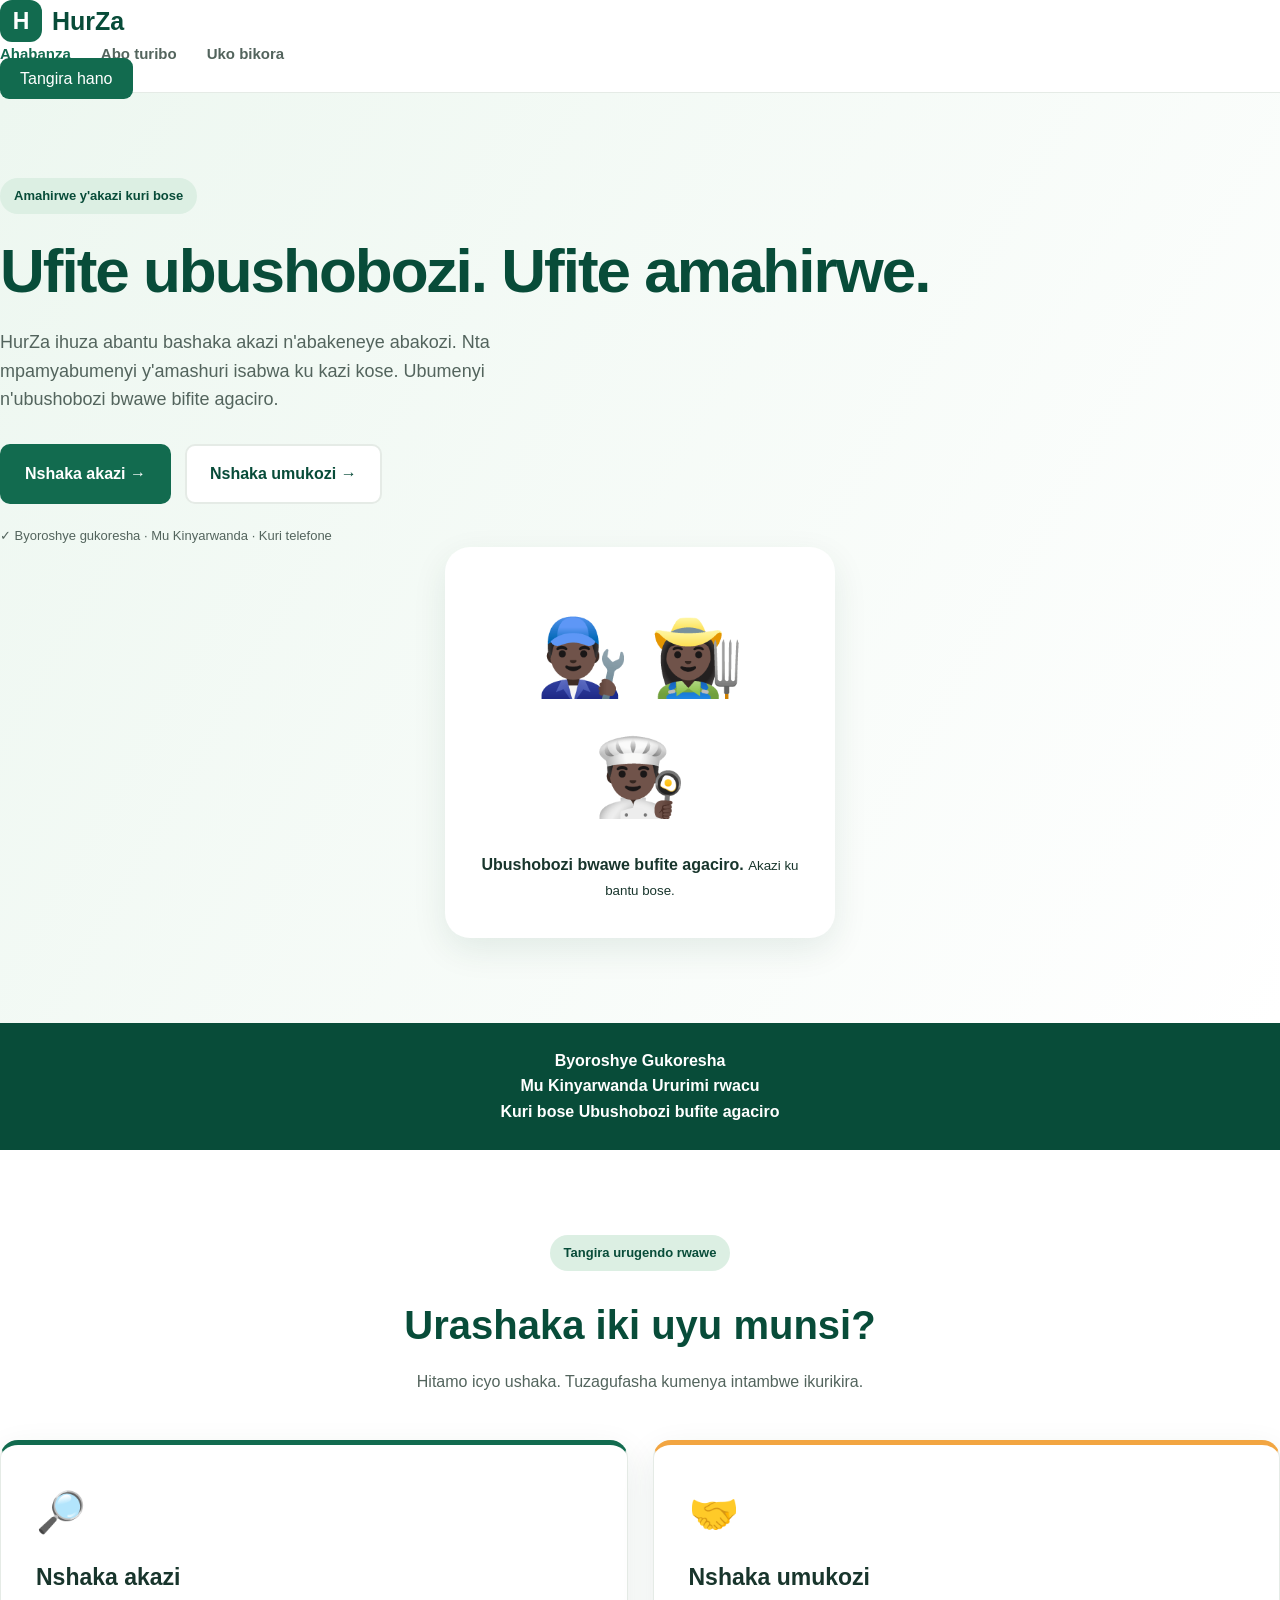
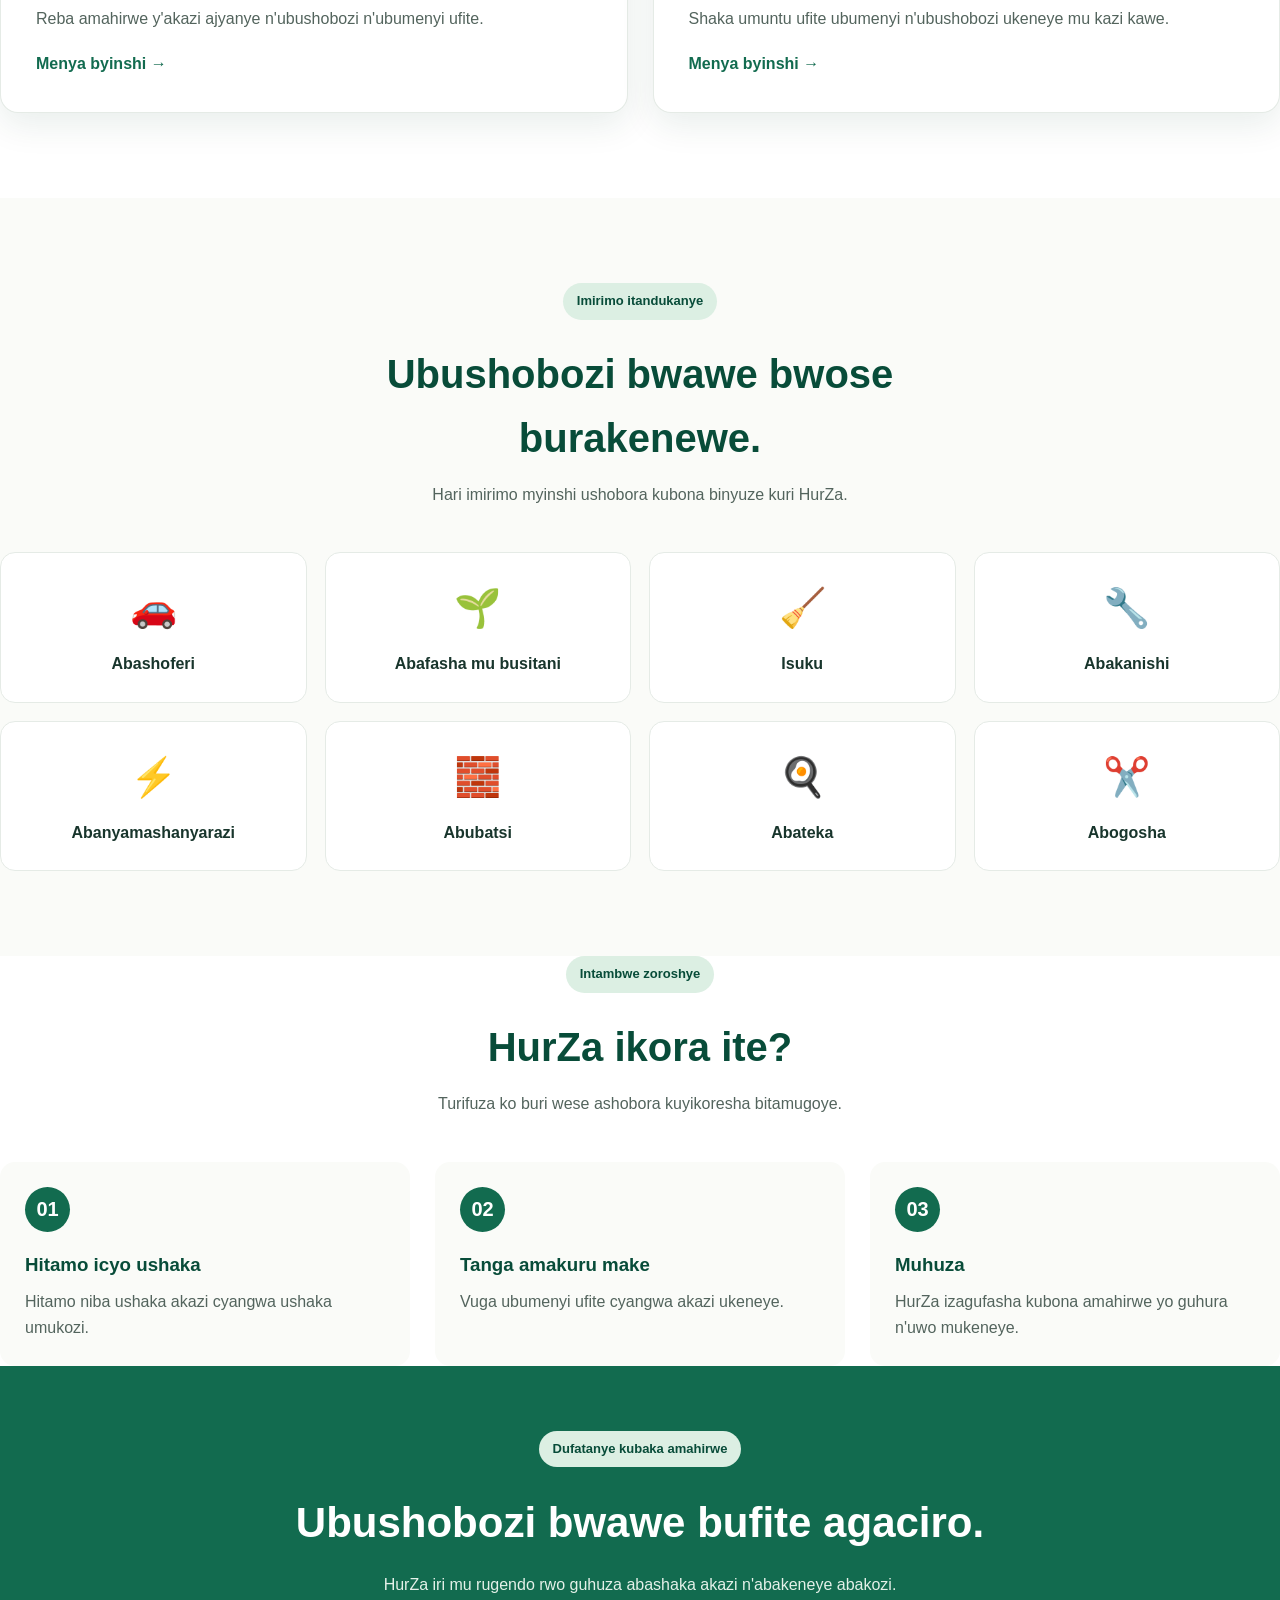
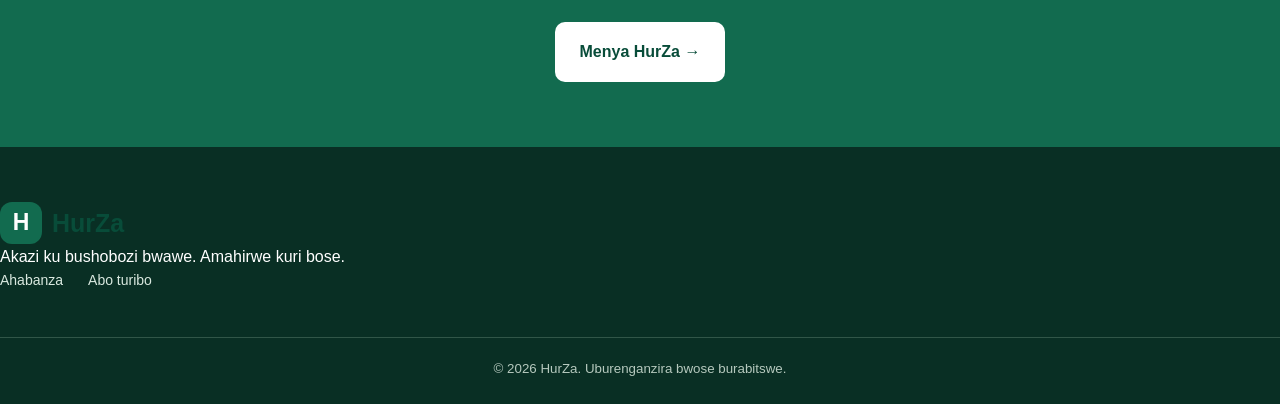
<file: index.html>
<!DOCTYPE html>
<html lang="rw">
<head>
    <meta charset="UTF-8">
    <meta name="viewport" content="width=device-width, initial-scale=1.0">
    <meta name="description" content="HurZa ihuza abantu bashaka akazi n'abakeneye abakozi.">
    <meta name="theme-color" content="#123b2b">

    <title>HurZa | Akazi ku bushobozi bwawe</title>

    <link rel="stylesheet" href="style.css">
</head>
<body>

    <header class="site-header">
        <a href="index.html" class="brand">
            <span class="brand-mark">H</span>
            HurZa
        </a>

        <nav class="main-nav">
            <a href="index.html" class="active">Ahabanza</a>
            <a href="about.html">Abo turibo</a>
            <a href="#uko-bikora">Uko bikora</a>
        </nav>

        <a href="#hitamo" class="header-cta">Tangira hano</a>
    </header>

    <main>

        <!-- HERO SECTION -->
        <section class="hero">

            <div class="hero-copy">

                <span class="eyebrow">
                    Amahirwe y'akazi kuri bose
                </span>

                <h1>
                    Ufite ubushobozi.
                    <span>Ufite amahirwe.</span>
                </h1>

                <p class="hero-lead">
                    HurZa ihuza abantu bashaka akazi n'abakeneye
                    abakozi. Nta mpamyabumenyi y'amashuri isabwa
                    ku kazi kose. Ubumenyi n'ubushobozi bwawe
                    bifite agaciro.
                </p>

                <div class="hero-actions" id="hitamo">
                    <a href="#akazi" class="button button-primary">
                        Nshaka akazi →
                    </a>

                    <a href="#abakozi" class="button button-light">
                        Nshaka umukozi →
                    </a>
                </div>

                <p class="hero-note">
                    ✓ Byoroshye gukoresha · Mu Kinyarwanda · Kuri telefone
                </p>

            </div>

            <div class="hero-art">
                <div class="art-card-main">

                    <div class="art-people">
                        <span>👨🏿‍🔧</span>
                        <span>👩🏿‍🌾</span>
                        <span>👨🏿‍🍳</span>
                    </div>

                    <strong>
                        Ubushobozi bwawe bufite agaciro.
                    </strong>

                    <small>Akazi ku bantu bose.</small>

                </div>
            </div>

        </section>

        <!-- INTRODUCTION -->
        <section class="trust-strip">

            <div>
                <strong>Byoroshye</strong>
                <span>Gukoresha</span>
            </div>

            <div>
                <strong>Mu Kinyarwanda</strong>
                <span>Ururimi rwacu</span>
            </div>

            <div>
                <strong>Kuri bose</strong>
                <span>Ubushobozi bufite agaciro</span>
            </div>

        </section>

        <!-- CHOOSE YOUR ROLE -->
        <section class="section" id="akazi">

            <div class="section-heading">

                <span class="eyebrow">Tangira urugendo rwawe</span>

                <h2>Urashaka iki uyu munsi?</h2>

                <p>
                    Hitamo icyo ushaka. Tuzagufasha kumenya
                    intambwe ikurikira.
                </p>

            </div>

            <div class="choice-grid">

                <article class="choice-card worker-card">

                    <div class="choice-icon">🔎</div>

                    <h3>Nshaka akazi</h3>

                    <p>
                        Reba amahirwe y'akazi ajyanye
                        n'ubushobozi n'ubumenyi ufite.
                    </p>

                    <a href="#twandikire" class="text-link">
                        Menya byinshi →
                    </a>

                </article>

                <article class="choice-card employer-card" id="abakozi">

                    <div class="choice-icon">🤝</div>

                    <h3>Nshaka umukozi</h3>

                    <p>
                        Shaka umuntu ufite ubumenyi n'ubushobozi
                        ukeneye mu kazi kawe.
                    </p>

                    <a href="#twandikire" class="text-link">
                        Menya byinshi →
                    </a>

                </article>

            </div>

        </section>

        <!-- JOB CATEGORIES -->
        <section class="section categories-section">

            <div class="section-heading">

                <span class="eyebrow">Imirimo itandukanye</span>

                <h2>Ubushobozi bwawe bwose burakenewe.</h2>

                <p>
                    Hari imirimo myinshi ushobora kubona
                    binyuze kuri HurZa.
                </p>

            </div>

            <div class="category-grid">

                <div class="category">
                    <span>🚗</span>
                    <strong>Abashoferi</strong>
                </div>

                <div class="category">
                    <span>🌱</span>
                    <strong>Abafasha mu busitani</strong>
                </div>

                <div class="category">
                    <span>🧹</span>
                    <strong>Isuku</strong>
                </div>

                <div class="category">
                    <span>🔧</span>
                    <strong>Abakanishi</strong>
                </div>

                <div class="category">
                    <span>⚡</span>
                    <strong>Abanyamashanyarazi</strong>
                </div>

                <div class="category">
                    <span>🧱</span>
                    <strong>Abubatsi</strong>
                </div>

                <div class="category">
                    <span>🍳</span>
                    <strong>Abateka</strong>
                </div>

                <div class="category">
                    <span>✂️</span>
                    <strong>Abogosha</strong>
                </div>

            </div>

        </section>

        <!-- HOW IT WORKS -->
        <section class="how-section" id="uko-bikora">

            <div class="section-heading">

                <span class="eyebrow">Intambwe zoroshye</span>

                <h2>HurZa ikora ite?</h2>

                <p>
                    Turifuza ko buri wese ashobora kuyikoresha
                    bitamugoye.
                </p>

            </div>

            <div class="steps-grid">

                <article class="step">
                    <span class="step-number">01</span>

                    <h3>Hitamo icyo ushaka</h3>

                    <p>
                        Hitamo niba ushaka akazi
                        cyangwa ushaka umukozi.
                    </p>
                </article>

                <article class="step">
                    <span class="step-number">02</span>

                    <h3>Tanga amakuru make</h3>

                    <p>
                        Vuga ubumenyi ufite cyangwa
                        akazi ukeneye.
                    </p>
                </article>

                <article class="step">
                    <span class="step-number">03</span>

                    <h3>Muhuza</h3>

                    <p>
                        HurZa izagufasha kubona
                        amahirwe yo guhura n'uwo mukeneye.
                    </p>
                </article>

            </div>

        </section>

        <!-- FINAL CTA -->
        <section class="closing-cta" id="twandikire">

            <div>
                <span class="eyebrow">Dufatanye kubaka amahirwe</span>

                <h2>Ubushobozi bwawe bufite agaciro.</h2>

                <p>
                    HurZa iri mu rugendo rwo guhuza abashaka
                    akazi n'abakeneye abakozi.
                </p>
            </div>

            <a href="about.html" class="button button-white">
                Menya HurZa →
            </a>

        </section>

    </main>

    <footer class="site-footer">

        <a href="index.html" class="brand footer-brand">
            <span class="brand-mark">H</span>
            HurZa
        </a>

        <p>Akazi ku bushobozi bwawe. Amahirwe kuri bose.</p>

        <div class="footer-links">
            <a href="index.html">Ahabanza</a>
            <a href="about.html">Abo turibo</a>
        </div>

        <small>
            © <span id="year"></span> HurZa.
            Uburenganzira bwose burabitswe.
        </small>

    </footer>

    <script src="script.js"></script>

</body>
</html>
</file>
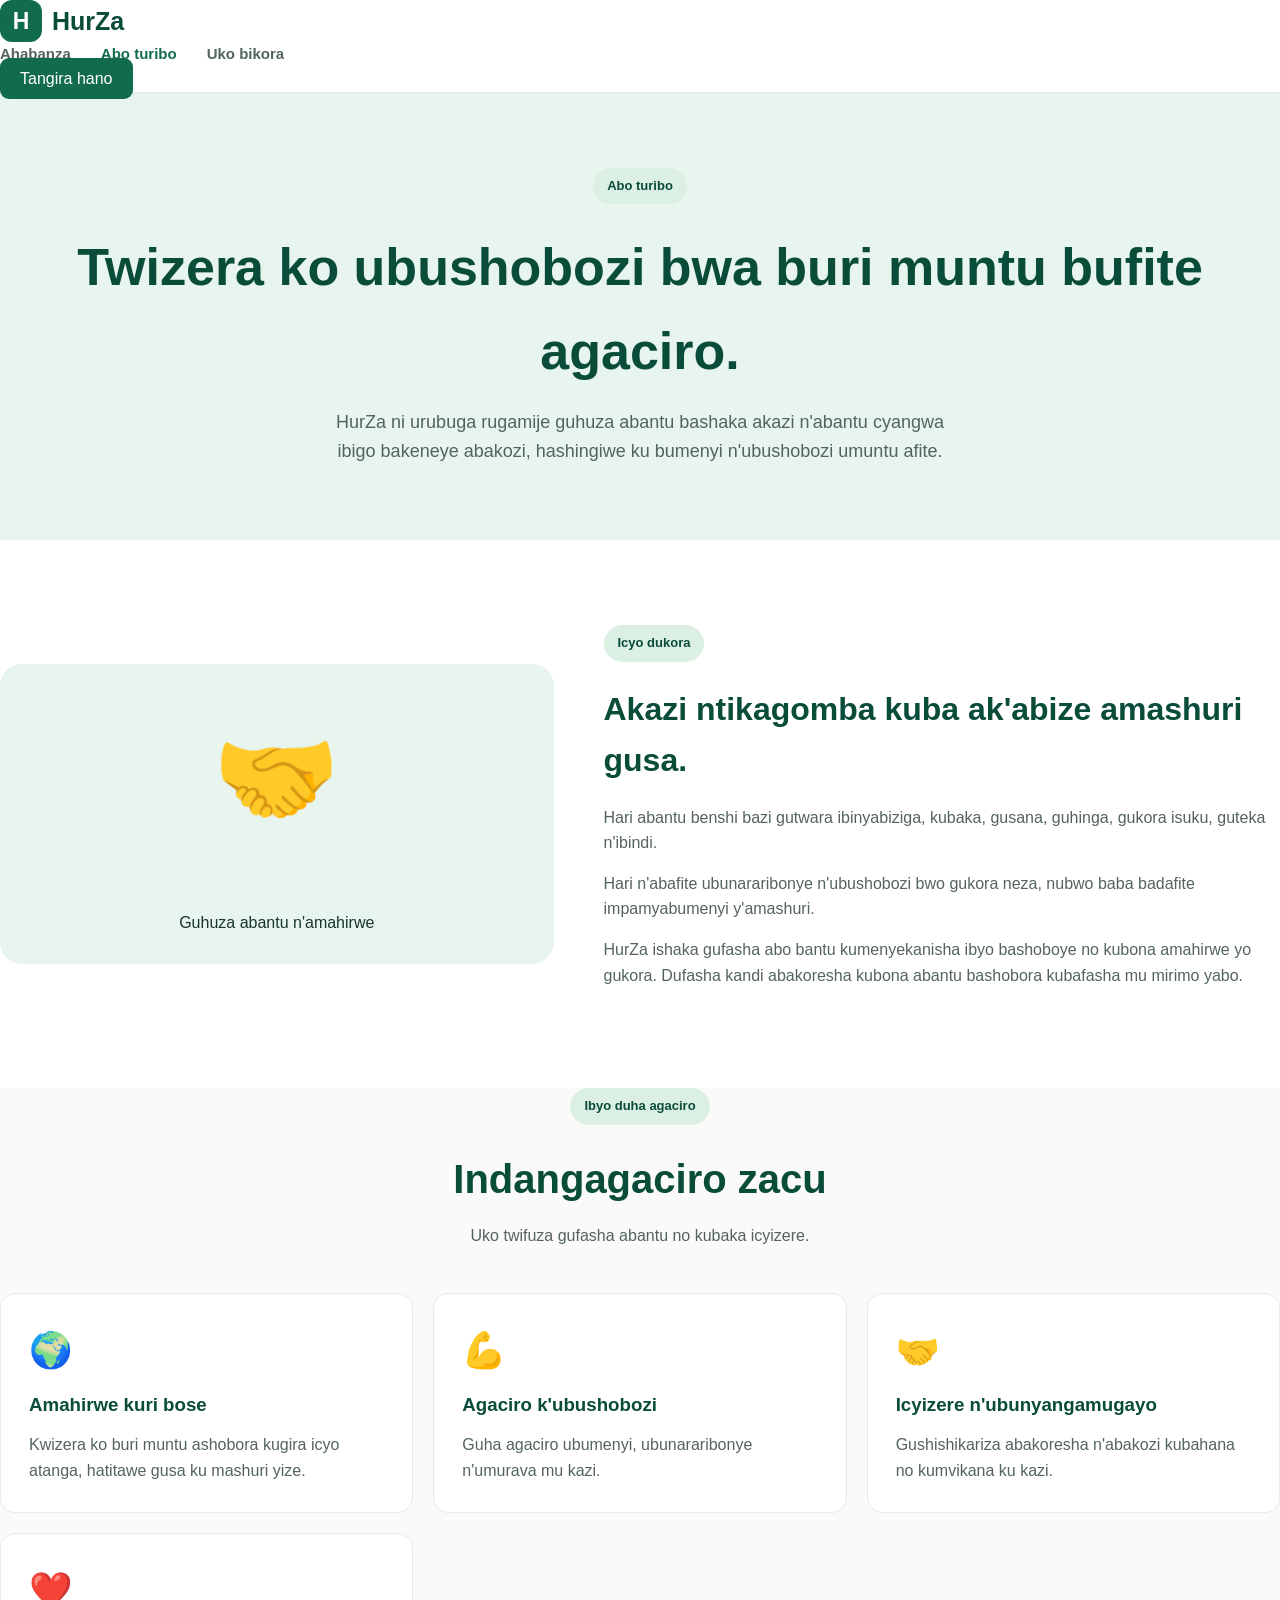
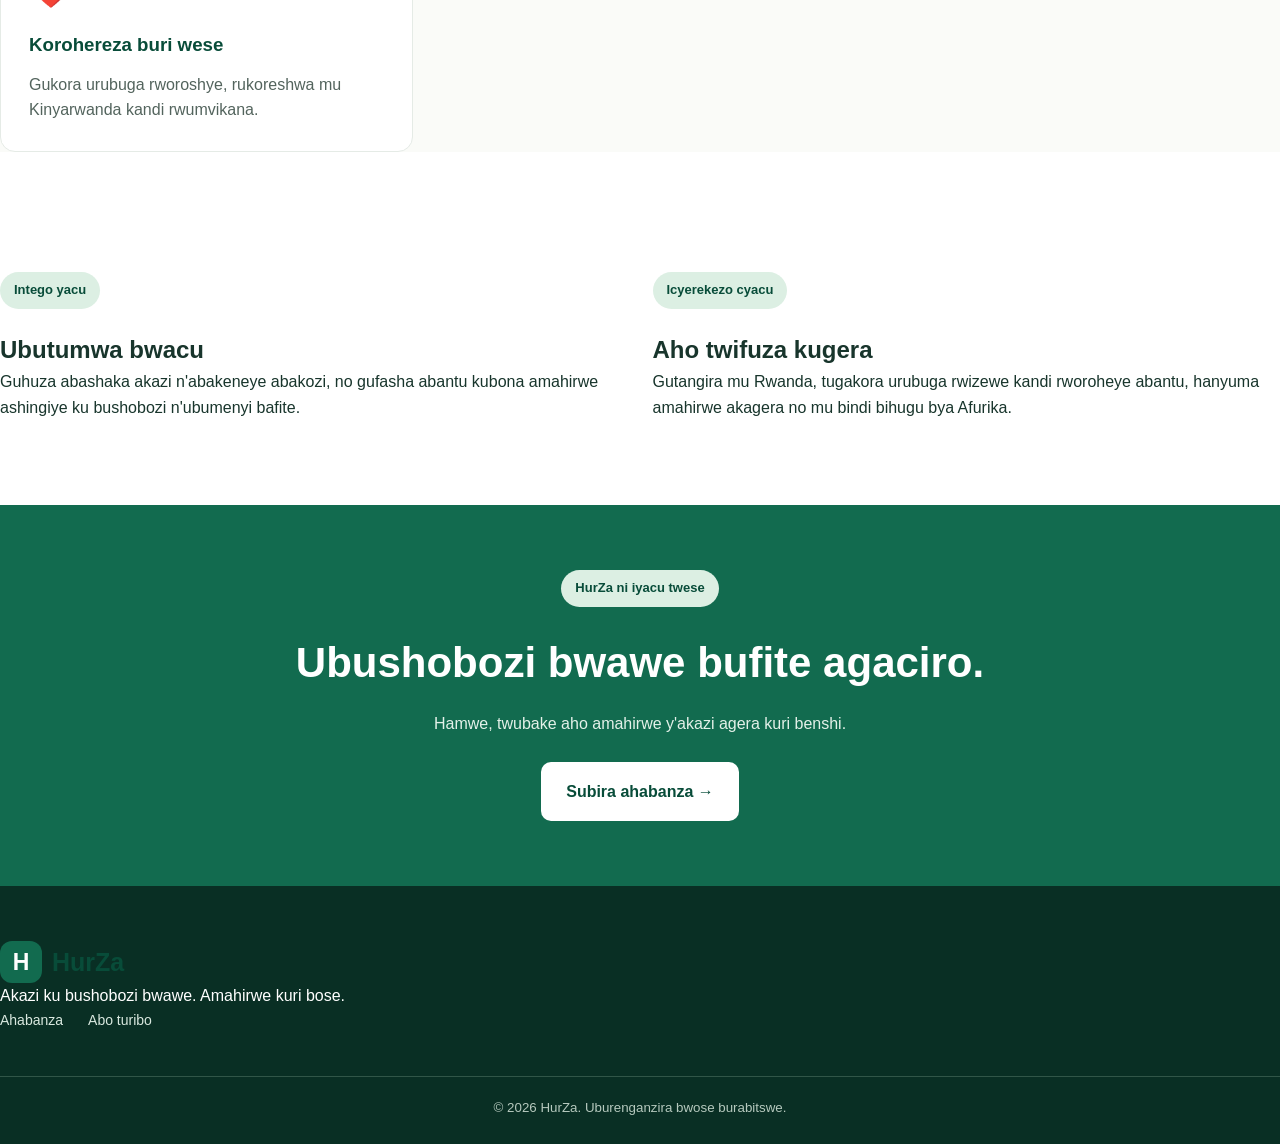
<file: about.html>
<!DOCTYPE html>
<html lang="rw">
<head>
    <meta charset="UTF-8">
    <meta name="viewport" content="width=device-width, initial-scale=1.0">

    <title>Abo Turibo | HurZa</title>

    <link rel="stylesheet" href="style.css">
</head>
<body>

    <header class="site-header">

        <a href="index.html" class="brand">
            <span class="brand-mark">H</span>
            HurZa
        </a>

        <nav class="main-nav">
            <a href="index.html">Ahabanza</a>
            <a href="about.html" class="active">Abo turibo</a>
            <a href="index.html#uko-bikora">Uko bikora</a>
        </nav>

        <a href="index.html#hitamo" class="header-cta">
            Tangira hano
        </a>
        <button
  class="menu-toggle"
  aria-label="Fungura menu"
  aria-expanded="false"
       >
  ☰
</button>
    </header>

    <main>

        <section class="about-hero">

            <span class="eyebrow">Abo turibo</span>

            <h1>
                Twizera ko
                <span>ubushobozi bwa buri muntu</span>
                bufite agaciro.
            </h1>

            <p>
                HurZa ni urubuga rugamije guhuza abantu
                bashaka akazi n'abantu cyangwa ibigo bakeneye
                abakozi, hashingiwe ku bumenyi n'ubushobozi
                umuntu afite.
            </p>

        </section>

        <section class="about-story section">

            <div class="story-visual">

                <div class="story-symbol">🤝</div>

                <span>Guhuza abantu n'amahirwe</span>

            </div>

            <div class="story-copy">

                <span class="eyebrow">Icyo dukora</span>

                <h2>
                    Akazi ntikagomba kuba ak'abize amashuri gusa.
                </h2>

                <p>
                    Hari abantu benshi bazi gutwara ibinyabiziga,
                    kubaka, gusana, guhinga, gukora isuku,
                    guteka n'ibindi.
                </p>

                <p>
                    Hari n'abafite ubunararibonye n'ubushobozi
                    bwo gukora neza, nubwo baba badafite
                    impamyabumenyi y'amashuri.
                </p>

                <p>
                    HurZa ishaka gufasha abo bantu kumenyekanisha
                    ibyo bashoboye no kubona amahirwe yo gukora.
                    Dufasha kandi abakoresha kubona abantu
                    bashobora kubafasha mu mirimo yabo.
                </p>

            </div>

        </section>

        <section class="values-section">

            <div class="section-heading">

                <span class="eyebrow">Ibyo duha agaciro</span>

                <h2>Indangagaciro zacu</h2>

                <p>
                    Uko twifuza gufasha abantu no kubaka icyizere.
                </p>

            </div>

            <div class="values-grid">

                <article class="value-card">
                    <span>🌍</span>

                    <h3>Amahirwe kuri bose</h3>

                    <p>
                        Kwizera ko buri muntu ashobora kugira
                        icyo atanga, hatitawe gusa ku mashuri yize.
                    </p>
                </article>

                <article class="value-card">
                    <span>💪</span>

                    <h3>Agaciro k'ubushobozi</h3>

                    <p>
                        Guha agaciro ubumenyi, ubunararibonye
                        n'umurava mu kazi.
                    </p>
                </article>

                <article class="value-card">
                    <span>🤝</span>

                    <h3>Icyizere n'ubunyangamugayo</h3>

                    <p>
                        Gushishikariza abakoresha n'abakozi
                        kubahana no kumvikana ku kazi.
                    </p>
                </article>

                <article class="value-card">
                    <span>❤️</span>

                    <h3>Korohereza buri wese</h3>

                    <p>
                        Gukora urubuga rworoshye,
                        rukoreshwa mu Kinyarwanda kandi rwumvikana.
                    </p>
                </article>

            </div>

        </section>

        <section class="mission-vision section">

            <article>

                <span class="eyebrow">Intego yacu</span>

                <h2>Ubutumwa bwacu</h2>

                <p>
                    Guhuza abashaka akazi n'abakeneye abakozi,
                    no gufasha abantu kubona amahirwe ashingiye
                    ku bushobozi n'ubumenyi bafite.
                </p>

            </article>

            <article>

                <span class="eyebrow">Icyerekezo cyacu</span>

                <h2>Aho twifuza kugera</h2>

                <p>
                    Gutangira mu Rwanda, tugakora urubuga
                    rwizewe kandi rworoheye abantu, hanyuma
                    amahirwe akagera no mu bindi bihugu bya Afurika.
                </p>

            </article>

        </section>

        <section class="closing-cta">

            <div>

                <span class="eyebrow">HurZa ni iyacu twese</span>

                <h2>Ubushobozi bwawe bufite agaciro.</h2>

                <p>
                    Hamwe, twubake aho amahirwe y'akazi
                    agera kuri benshi.
                </p>

            </div>

            <a href="index.html" class="button button-white">
                Subira ahabanza →
            </a>

        </section>

    </main>

    <footer class="site-footer">

        <a href="index.html" class="brand footer-brand">
            <span class="brand-mark">H</span>
            HurZa
        </a>

        <p>Akazi ku bushobozi bwawe. Amahirwe kuri bose.</p>

        <div class="footer-links">
            <a href="index.html">Ahabanza</a>
            <a href="about.html">Abo turibo</a>
        </div>

        <small>
            © <span id="year"></span> HurZa.
            Uburenganzira bwose burabitswe.
        </small>

    </footer>

    <script src="script.js"></script>

</body>
</html>
</file>
<file: style.css>
/* =================================
   HURZA — MAIN STYLESHEET
================================= */

:root {
  --green: #126b4f;
  --green-dark: #084c39;
  --green-light: #e8f4ee;
  --orange: #f2a541;
  --white: #ffffff;
  --cream: #fafbf8;
  --dark: #18352c;
  --text: #53645d;
  --border: #e5ebe6;
  --shadow: 0 12px 35px rgba(15, 65, 45, 0.09);
}
.menu-toggle {
  display: none;
  background: var(--green);
  color: white;
  border: none;
  padding: 9px 13px;
  border-radius: 8px;
  font-size: 22px;
}

@media (max-width: 650px) {
  .menu-toggle {
    display: block;
  }

  .main-nav {
    display: none;
    flex-direction: column;
    width: 100%;
    padding: 15px 0;
  }

  .main-nav.open {
    display: flex;
  }
}

* {
  margin: 0;
  padding: 0;
  box-sizing: border-box;
}

html {
  scroll-behavior: smooth;
}

body {
  font-family: Arial, Helvetica, sans-serif;
  background: var(--white);
  color: var(--dark);
  line-height: 1.6;
}

a {
  color: inherit;
  text-decoration: none;
}

button {
  font: inherit;
  cursor: pointer;
}

.container {
  width: min(1120px, 90%);
  margin: auto;
}

/* HEADER */

.site-header {
  background: var(--white);
  border-bottom: 1px solid var(--border);
  position: sticky;
  top: 0;
  z-index: 100;
}

.site-header .container {
  min-height: 78px;
  display: flex;
  align-items: center;
  justify-content: space-between;
  gap: 25px;
}

.brand {
  display: flex;
  align-items: center;
  gap: 10px;
  font-size: 25px;
  font-weight: 800;
  color: var(--green-dark);
}

.brand-mark {
  width: 42px;
  height: 42px;
  display: grid;
  place-items: center;
  background: var(--green);
  color: white;
  border-radius: 12px;
  font-size: 23px;
}

.main-nav {
  display: flex;
  align-items: center;
  gap: 30px;
}

.main-nav a {
  font-size: 15px;
  font-weight: 600;
  color: var(--text);
  transition: 0.2s;
}

.main-nav a:hover,
.main-nav a.active {
  color: var(--green);
}

.header-cta {
  background: var(--green);
  color: white !important;
  padding: 12px 20px;
  border-radius: 9px;
}

.header-cta:hover {
  background: var(--green-dark);
}

/* HERO SECTION */

.hero {
  background: linear-gradient(120deg, #edf7f0, #ffffff);
  padding: 85px 0;
  overflow: hidden;
}

.hero .container {
  display: grid;
  grid-template-columns: 1.1fr 0.9fr;
  align-items: center;
  gap: 50px;
}

.eyebrow {
  display: inline-block;
  background: #dcefe3;
  color: var(--green-dark);
  padding: 8px 14px;
  border-radius: 30px;
  font-size: 13px;
  font-weight: 700;
  margin-bottom: 22px;
}

.hero h1 {
  font-size: clamp(38px, 5vw, 62px);
  line-height: 1.12;
  letter-spacing: -2px;
  color: var(--green-dark);
  margin-bottom: 22px;
}

.hero-lead {
  max-width: 520px;
  font-size: 18px;
  color: var(--text);
  margin-bottom: 30px;
}

.hero-actions {
  display: flex;
  flex-wrap: wrap;
  gap: 14px;
}

.button {
  display: inline-flex;
  justify-content: center;
  align-items: center;
  padding: 15px 23px;
  border-radius: 10px;
  font-weight: 700;
  transition: 0.2s;
  border: 2px solid transparent;
}

.button-primary {
  background: var(--green);
  color: white;
}

.button-primary:hover {
  background: var(--green-dark);
  transform: translateY(-2px);
}

.button-light {
  background: white;
  color: var(--green-dark);
  border-color: var(--border);
}

.button-light:hover {
  border-color: var(--green);
}

.hero-note {
  margin-top: 22px;
  font-size: 13px;
  color: var(--text);
}

/* HERO VISUAL */

.hero-art {
  display: flex;
  justify-content: center;
  align-items: center;
}

.art-card-main {
  background: white;
  padding: 35px;
  border-radius: 25px;
  box-shadow: var(--shadow);
  width: 100%;
  max-width: 390px;
  text-align: center;
}

.art-people {
  font-size: 75px;
  margin: 15px 0;
}

.art-card-main h3 {
  color: var(--green-dark);
  font-size: 23px;
}

.art-card-main p {
  color: var(--text);
  margin-top: 8px;
}

/* TRUST STRIP */

.trust-strip {
  padding: 25px 0;
  background: var(--green-dark);
  color: white;
  text-align: center;
  font-weight: 600;
}

/* GENERAL SECTIONS */

.section {
  padding: 85px 0;
}

.section-heading {
  text-align: center;
  max-width: 650px;
  margin: 0 auto 45px;
}

.section-heading h2 {
  font-size: clamp(28px, 4vw, 40px);
  color: var(--green-dark);
  margin-bottom: 12px;
}

.section-heading p {
  color: var(--text);
}

/* CHOICE CARDS */

.choice-grid {
  display: grid;
  grid-template-columns: repeat(2, 1fr);
  gap: 25px;
}

.choice-card {
  padding: 35px;
  border: 1px solid var(--border);
  border-radius: 18px;
  background: white;
  box-shadow: var(--shadow);
  transition: 0.25s;
}

.choice-card:hover {
  transform: translateY(-5px);
}

.worker-card {
  border-top: 5px solid var(--green);
}

.employer-card {
  border-top: 5px solid var(--orange);
}

.choice-icon {
  font-size: 40px;
  margin-bottom: 15px;
}

.choice-card h3 {
  font-size: 23px;
  margin-bottom: 10px;
}

.choice-card p {
  color: var(--text);
  margin-bottom: 20px;
}

.text-link {
  color: var(--green);
  font-weight: 700;
}

/* JOB CATEGORIES */

.categories-section {
  background: var(--cream);
}

.category-grid {
  display: grid;
  grid-template-columns: repeat(4, 1fr);
  gap: 18px;
}

.category {
  background: white;
  border: 1px solid var(--border);
  border-radius: 15px;
  padding: 25px 15px;
  text-align: center;
  transition: 0.2s;
}

.category:hover {
  border-color: var(--green);
  transform: translateY(-4px);
  box-shadow: var(--shadow);
}

.category span {
  display: block;
  font-size: 38px;
  margin-bottom: 12px;
}

.category h3 {
  font-size: 16px;
  color: var(--dark);
}

.small-note {
  text-align: center;
  color: var(--text);
  margin-top: 25px;
  font-size: 14px;
}

/* HOW IT WORKS */

.steps-grid {
  display: grid;
  grid-template-columns: repeat(3, 1fr);
  gap: 25px;
}

.step {
  padding: 25px;
  border-radius: 15px;
  background: var(--cream);
}

.step-number {
  width: 45px;
  height: 45px;
  display: grid;
  place-items: center;
  background: var(--green);
  color: white;
  font-size: 20px;
  font-weight: 800;
  border-radius: 50%;
  margin-bottom: 18px;
}

.step h3 {
  margin-bottom: 10px;
  color: var(--green-dark);
}

.step p {
  color: var(--text);
}

/* CLOSING CTA */

.closing-cta {
  padding: 65px 20px;
  background: var(--green);
  color: white;
  text-align: center;
}

.closing-cta h2 {
  font-size: clamp(28px, 4vw, 42px);
  margin-bottom: 15px;
}

.closing-cta p {
  margin-bottom: 25px;
  color: #e4f1e9;
}

.button-white {
  background: white;
  color: var(--green-dark);
}

.button-white:hover {
  background: #f0f5f1;
  transform: translateY(-2px);
}

/* ABOUT PAGE */

.about-hero {
  padding: 75px 0;
  background: var(--green-light);
  text-align: center;
}

.about-hero h1 {
  font-size: clamp(35px, 5vw, 52px);
  color: var(--green-dark);
  margin-bottom: 15px;
}

.about-hero p {
  max-width: 650px;
  margin: auto;
  color: var(--text);
  font-size: 18px;
}

.about-story {
  display: grid;
  grid-template-columns: 0.9fr 1.1fr;
  align-items: center;
  gap: 50px;
}

.story-visual {
  min-height: 300px;
  display: grid;
  place-items: center;
  background: var(--green-light);
  border-radius: 22px;
}

.story-symbol {
  font-size: 100px;
}

.story-copy h2 {
  color: var(--green-dark);
  font-size: 32px;
  margin-bottom: 18px;
}

.story-copy p {
  color: var(--text);
  margin-bottom: 15px;
}

/* VALUES */

.values-section {
  background: var(--cream);
}

.values-grid {
  display: grid;
  grid-template-columns: repeat(3, 1fr);
  gap: 20px;
}

.value-card {
  padding: 28px;
  background: white;
  border: 1px solid var(--border);
  border-radius: 15px;
}

.value-card span {
  font-size: 35px;
}

.value-card h3 {
  color: var(--green-dark);
  margin: 12px 0;
}

.value-card p {
  color: var(--text);
}

.mission-vision {
  display: grid;
  grid-template-columns: repeat(2, 1fr);
  gap: 25px;
  margin-top: 35px;
}

.mission-vision > div {
  background: white;
  padding: 30px;
  border-radius: 15px;
  border: 1px solid var(--border);
}

.mission-vision h3 {
  color: var(--green);
  margin-bottom: 10px;
}

/* FOOTER */

.site-footer {
  background: #092f24;
  color: white;
  padding: 55px 0 25px;
}

.site-footer .container {
  display: flex;
  justify-content: space-between;
  flex-wrap: wrap;
  gap: 35px;
}

.footer-brand {
  max-width: 330px;
}

.footer-brand p {
  color: #c4d7cd;
  margin-top: 12px;
}

.footer-links {
  display: flex;
  flex-wrap: wrap;
  gap: 25px;
}

.footer-links a {
  color: #d9e8df;
  font-size: 14px;
}

.footer-links a:hover {
  color: var(--orange);
}

.site-footer small {
  display: block;
  text-align: center;
  color: #b6c9be;
  margin-top: 45px;
  padding-top: 20px;
  border-top: 1px solid #315648;
}

/* MOBILE RESPONSIVENESS */

@media (max-width: 850px) {
  .hero .container {
    grid-template-columns: 1fr;
    text-align: center;
  }

  .hero-lead {
    margin-left: auto;
    margin-right: auto;
  }

  .hero-actions {
    justify-content: center;
  }

  .category-grid {
    grid-template-columns: repeat(2, 1fr);
  }

  .about-story {
    grid-template-columns: 1fr;
  }
}

@media (max-width: 650px) {
  .site-header .container {
    min-height: 70px;
    flex-wrap: wrap;
    padding-top: 12px;
    padding-bottom: 12px;
  }

  .brand {
    font-size: 22px;
  }

  .main-nav {
    width: 100%;
    justify-content: center;
    flex-wrap: wrap;
    gap: 15px;
  }

  .header-cta {
    padding: 9px 13px;
  }

  .hero {
    padding: 60px 0;
  }

  .hero h1 {
    letter-spacing: -1px;
  }

  .section {
    padding: 60px 0;
  }

  .choice-grid,
  .steps-grid,
  .values-grid,
  .mission-vision {
    grid-template-columns: 1fr;
  }

  .choice-card {
    padding: 25px;
  }

  .site-footer .container {
    flex-direction: column;
  }

  .footer-links {
    flex-direction: column;
    gap: 12px;
  }
}
</file>
